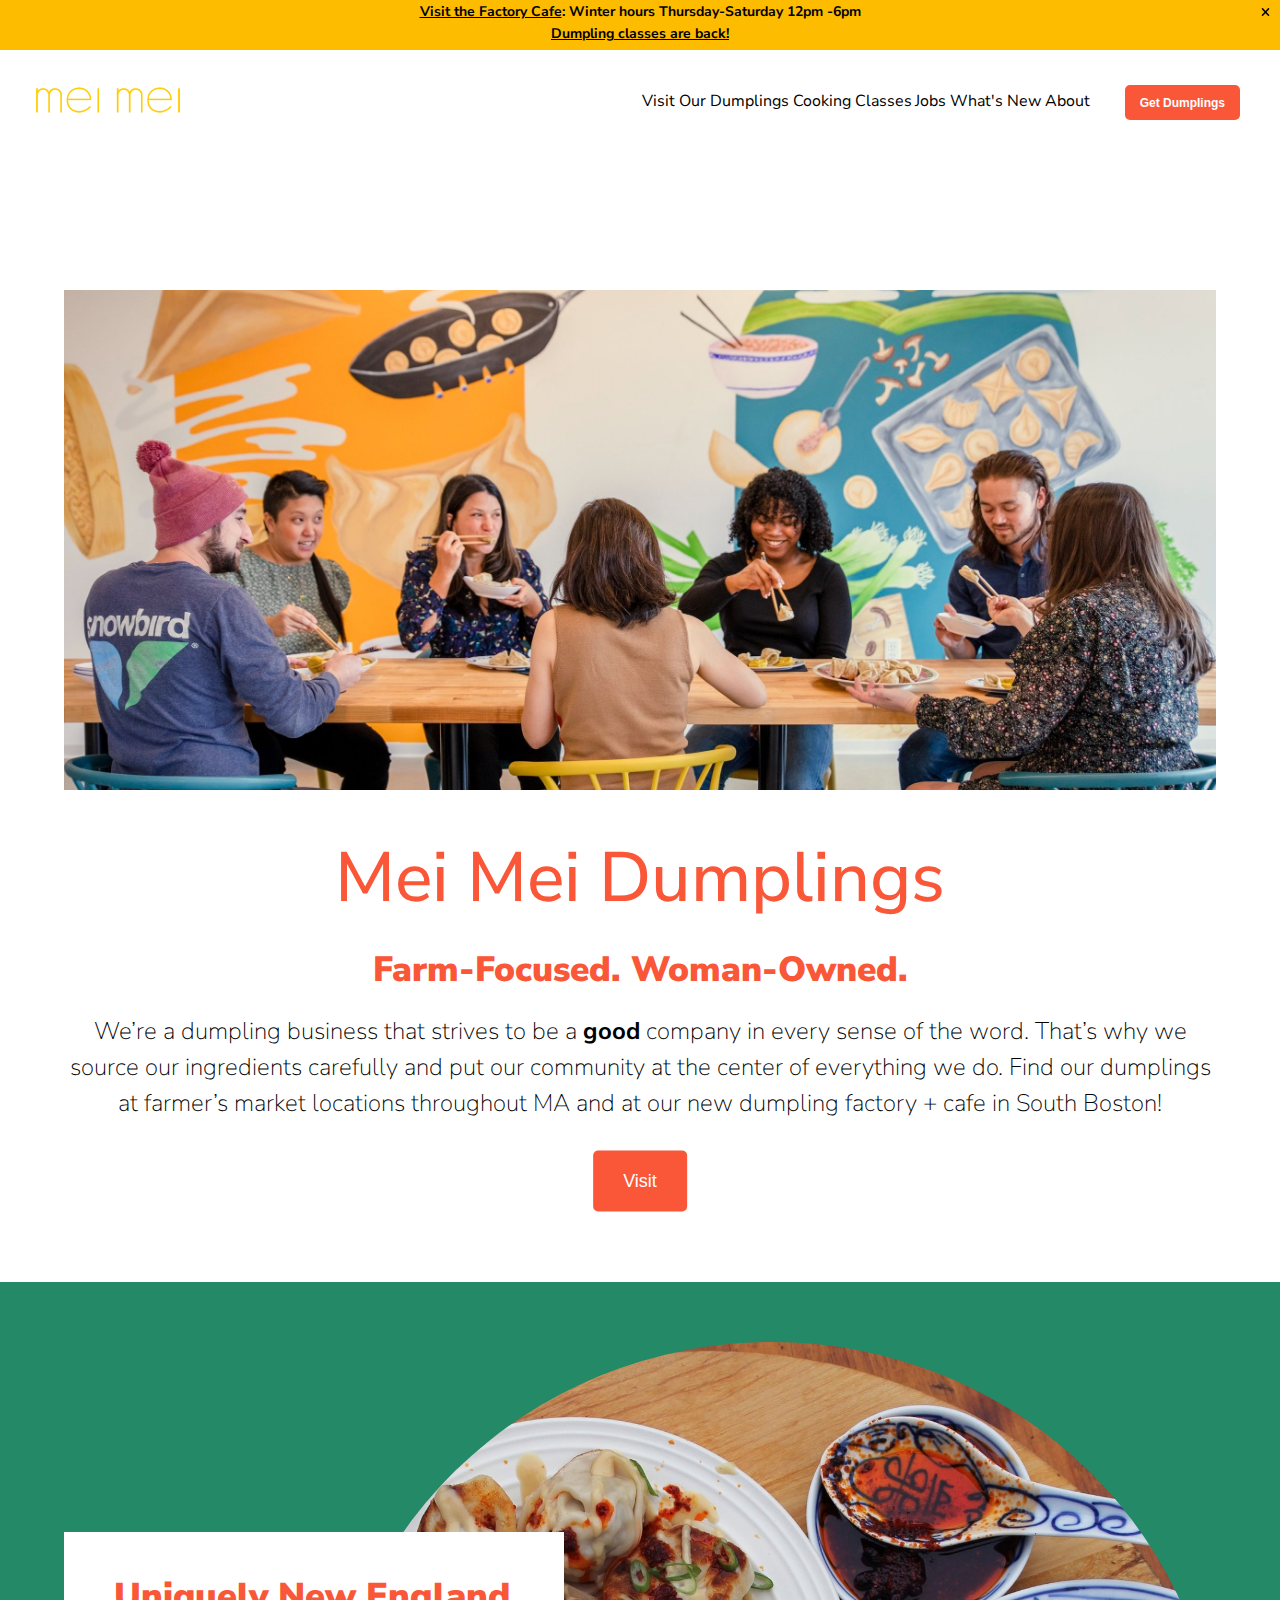
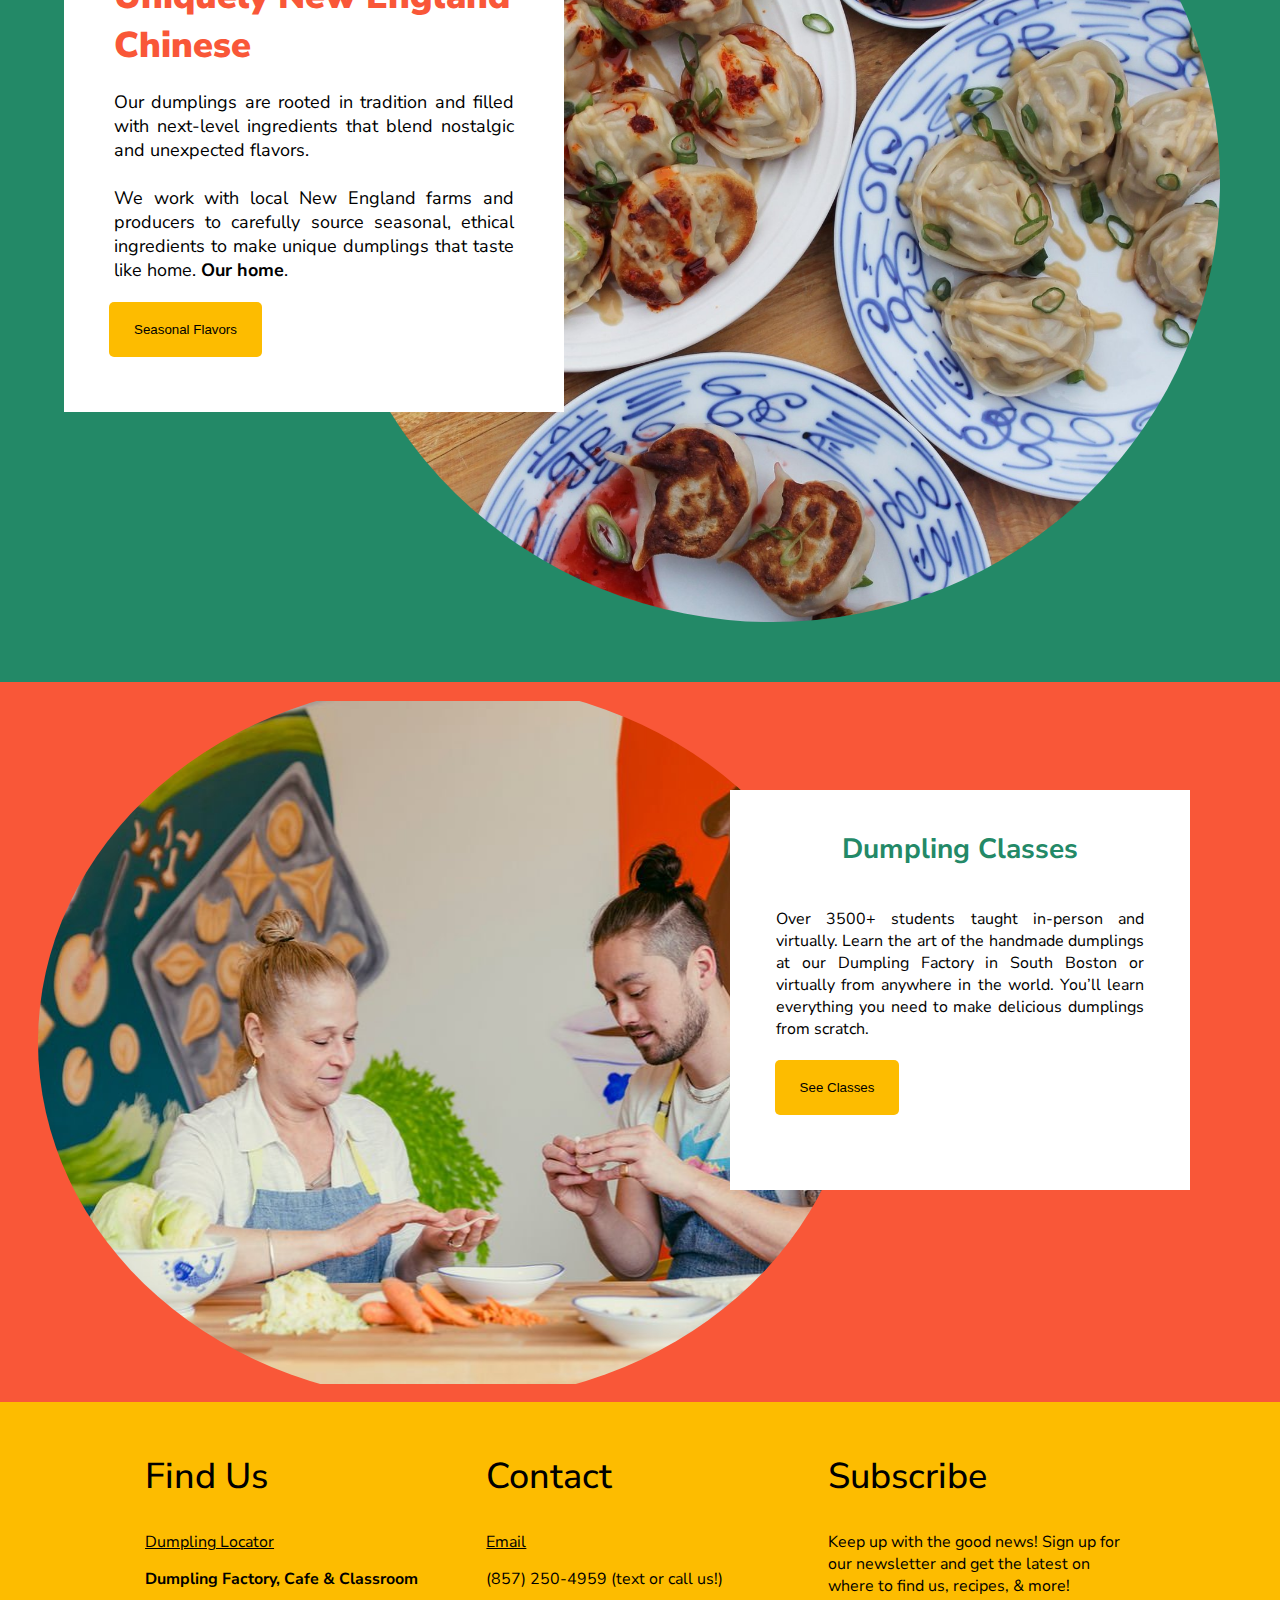
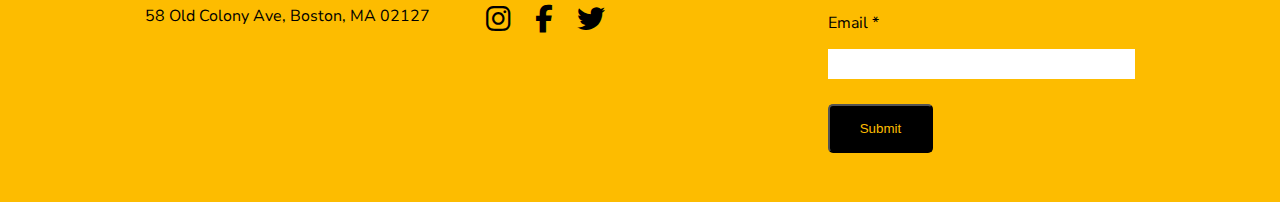
<file: index.html>
<!DOCTYPE html>
<html lang="en">
  <head>
    <meta charset="UTF-8" />
    <meta http-equiv="X-UA-Compatible" content="IE=edge" />
    <meta name="viewport" content="width=device-width, initial-scale=1.0" />
    <title>Mei Mei | Clone</title>
    <link rel="preconnect" href="https://fonts.googleapis.com" />
    <link rel="preconnect" href="https://fonts.gstatic.com" crossorigin />
    <link
      href="https://fonts.googleapis.com/css2?family=Nunito+Sans:wght@300&display=swap"
      rel="stylesheet"
    />
    <link rel="preconnect" href="https://fonts.googleapis.com" />
    <link rel="preconnect" href="https://fonts.gstatic.com" crossorigin />
    <link
      href="https://fonts.googleapis.com/css2?family=Noto+Sans:wght@600&display=swap"
      rel="stylesheet"
    />
    <link
      rel="stylesheet"
      href="https://cdnjs.cloudflare.com/ajax/libs/font-awesome/6.2.1/css/all.min.css"
    />
    <link rel="stylesheet" href="./css/style.css" />
  </head>
  <body>
    <!-- Original Website URL: https://meimeidumplings.com/ -->

    <div class="main_container">
      <div class="ad_banner__section">
        <i class="fa-solid fa-xmark" id="ad_banner__close"></i>
        <a href="#">Visit the Factory Cafe</a><span>: </span
        ><span>Winter hours Thursday-Saturday 12pm -6pm</span>
        <br />
        <a href="#" class="classes__ad">Dumpling classes are back!</a>
      </div>
      <!--  Header Container -->
      <header class="main__header">
        <a href="#"
          ><img
            class="header__logo"
            src="./img/logo.png"
            alt="Mei Mei Company Logo"
        /></a>
        <ul class="header__navbar">
          <li><a class="navbar__link" href="./visit-us.html">Visit</a></li>
          <li>
            <a class="navbar__link" href="./visit-us.html">Our Dumplings</a>
          </li>
          <li>
            <a class="navbar__link" href="./classes.html">Cooking Classes</a>
          </li>
          <li><a class="navbar__link" href="./visit-us.html">Jobs</a></li>
          <li><a class="navbar__link" href="./visit-us.html">What's New</a></li>
          <li><a class="navbar__link" href="./visit-us.html">About</a></li>
        </ul>
        <button class="dumplins__button">Get Dumplings</button>
      </header>

      <!-- Main Image Section Div -->
      <div class="main_image__section">
        <!-- Inital Container Section Division -->
        <div class="inital_container__section inactive">
          <i class="fa-solid fa-xmark" id="overlay_close__btn"></i>
          <img
            src="./img/image-asset(2).jpeg"
            alt=""
            class="inital_content_img"
          />
          <div class="inital_content__section">
            <h2 class="inital_card__title">Get the Dumpling Lover News!</h2>
            <p class="inital_card__desc">
              Get updates on our new factory, cafe & classroom opening, where to
              find dumplings, recipes, cooking classes, and more!
            </p>
            <input
              type="email"
              name="email"
              id="email"
              class="inital_email__box"
              placeholder=" Email Address"
            />
            <button class="inital_signup">Sign Up</button>
            <p class="privacy_policy">We respect your privacy.</p>
          </div>
        </div>
      </div>
      <section class="content__section">
        <h1 class="content_section__title">Mei Mei Dumplings</h1>
        <p class="content_section__tagline">Farm-Focused. Woman-Owned.</p>
        <p class="content_section__description">
          We’re a dumpling business that strives to be a
          <span>good</span> company in every sense of the word. That’s why we
          source our ingredients carefully and put our community at the center
          of everything we do. Find our dumplings at farmer’s market locations
          throughout MA and at our new dumpling factory + cafe in South Boston!
        </p>
        <button class="visit__btn">Visit</button>
      </section>

      <!-- Unique Food Section Div -->
      <div class="unique_food__section">
        <img
          src="./img/unique_food_section.JPG"
          alt=""
          class="unqiue_food__image"
        />
        <!-- <div class="circular_image"></div> -->
        <div class="unique_food__subsection">
          <h3 class="subsection_card__title">Uniquely New England Chinese</h3>
          <p class="subsection_card__desc">
            Our dumplings are rooted in tradition and filled with next-level
            ingredients that blend nostalgic and unexpected flavors.
            <br />
            <br />
            We work with local New England farms and producers to carefully
            source seasonal, ethical ingredients to make unique dumplings that
            taste like home. <span>Our home</span>.
          </p>
          <button class="seasonal_flavours">Seasonal Flavors</button>
        </div>
      </div>

      <!-- Dumpling Classes Section -->
      <div class="dumpling_classes__section">
        <div class="dumpling_class__img"></div>
        <div class="dumpling_classes__subsection">
          <h3 class="dumpling_classes__title">Dumpling Classes</h3>
          <p class="dumpling_classes__desc">
            Over 3500+ students taught in-person and virtually. Learn the art of
            the handmade dumplings at our Dumpling Factory in South Boston or
            virtually from anywhere in the world. You’ll learn everything you
            need to make delicious dumplings from scratch.
          </p>
          <button class="seasonal_flavours">See Classes</button>
        </div>
      </div>

      <!-- Dumplings Section -->
      <!-- <div class="dumplings__section">
        <h1 class="find_dumplings__title">Find Dumplings Near You</h1>
        <div class="dumplings_map__section">
          <div class="dumplings_map__img"></div>
        </div>
      </div> -->

      <!-- Footer Section -->
      <div class="footer__container">
        <div class="find_section__container">
          <div class="find__section">
            <h3 class="title">Find Us</h3>
            <a href="#" class="link">Dumpling Locator</a>
            <p class="bold_content">Dumpling Factory, Cafe & Classroom</p>
            <p class="light_content">58 Old Colony Ave, Boston, MA 02127</p>
          </div>
          <div class="find__section">
            <h3 class="title">Contact</h3>
            <a href="#" class="link">Email</a>
            <p class="light_content">(857) 250-4959 (text or call us!)</p>
            <i class="fa-brands fa-instagram"></i>
            <i class="fa-brands fa-facebook-f"></i>
            <i class="fa-brands fa-twitter"></i>
          </div>
          <div class="find__section">
            <h3 class="title">Subscribe</h3>
            <p class="light_content">
              Keep up with the good news! Sign up for our newsletter and get the
              latest on where to find us, recipes, & more!
            </p>
            <p class="light_content">Email *</p>
            <input type="text" name="email" id="emailId" />
            <button class="email__submit">Submit</button>
          </div>
        </div>
      </div>
    </div>
    <script src="./js/script.js" defer></script>
  </body>
</html>
</file>
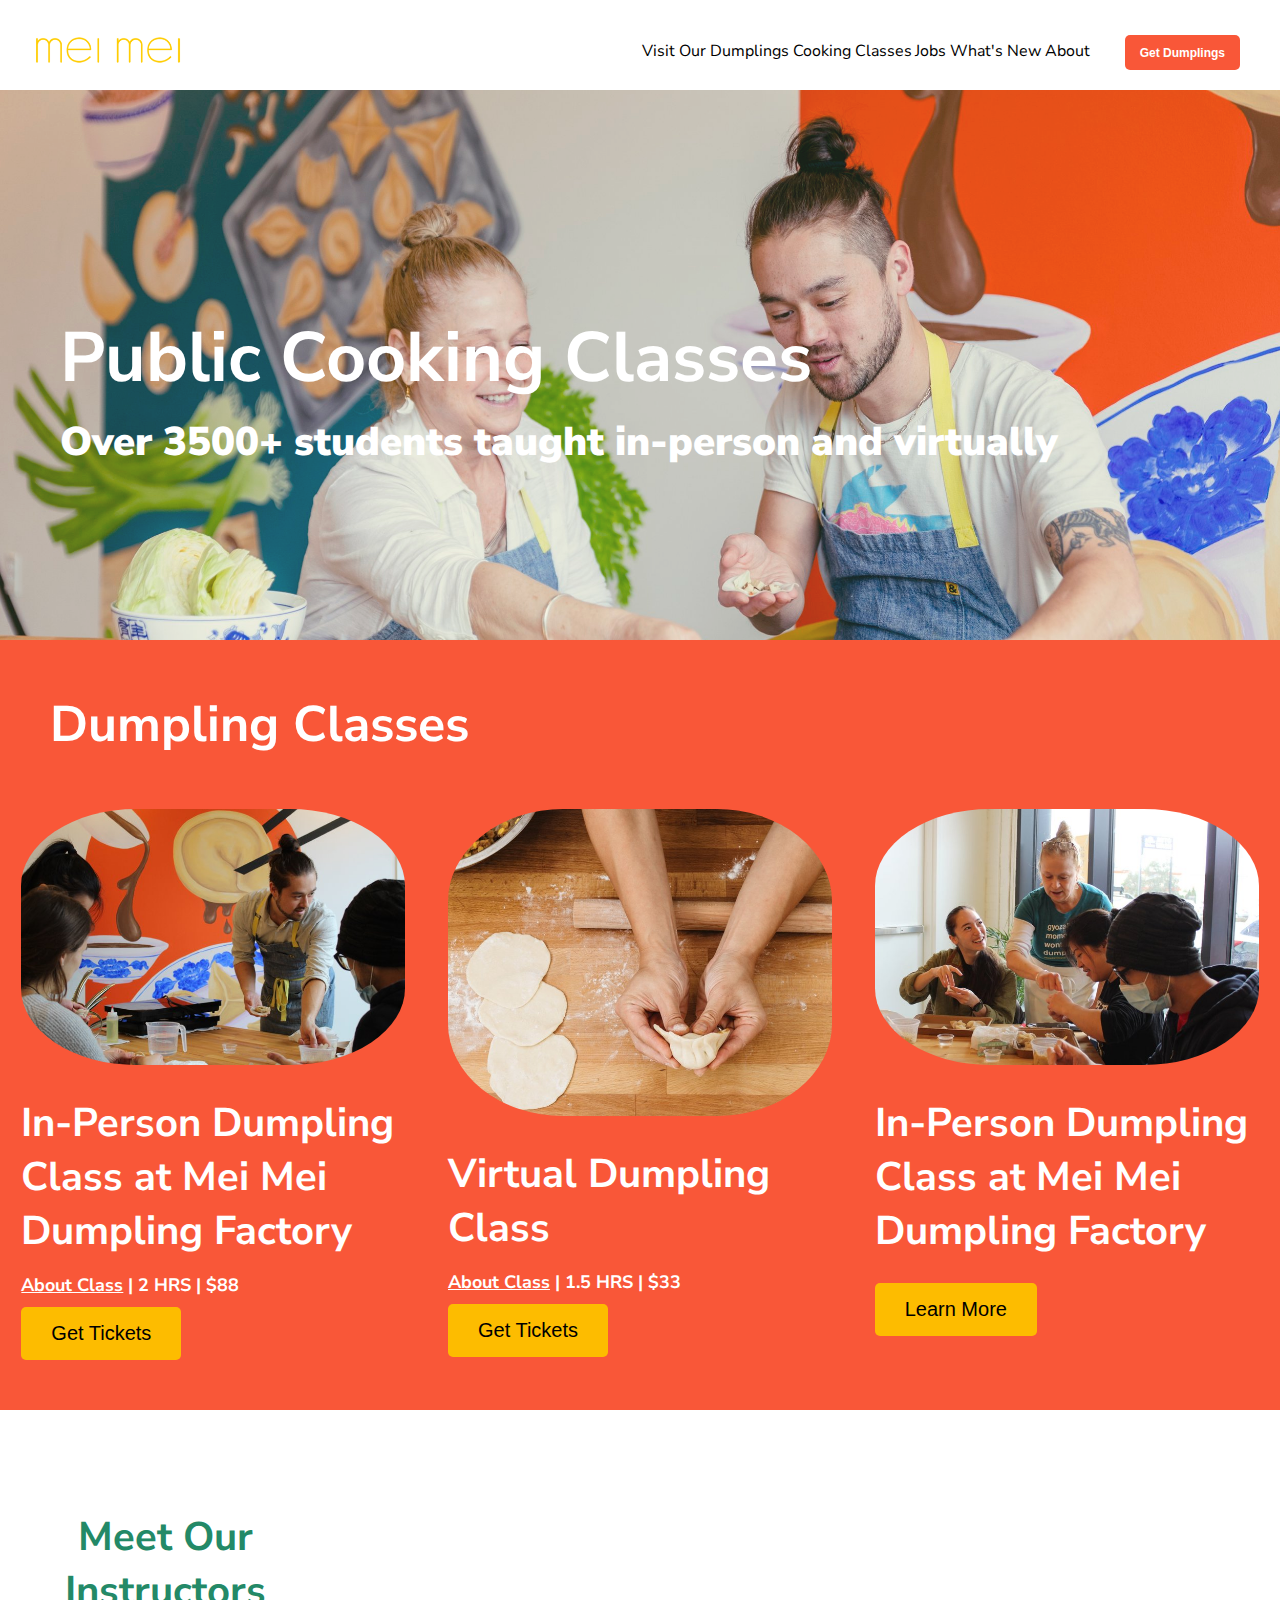
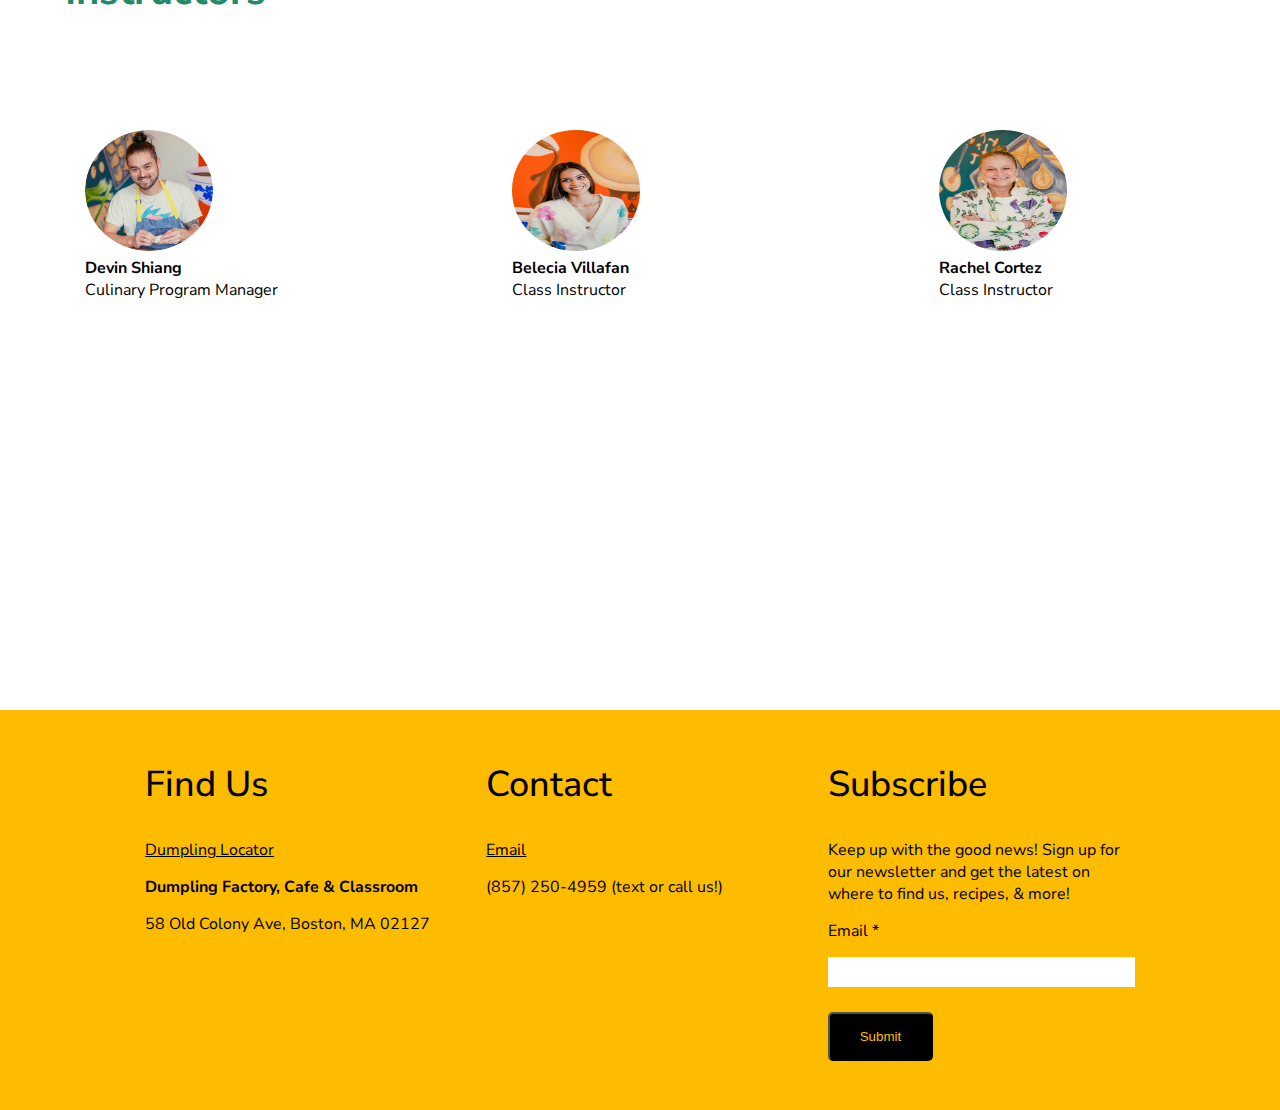
<file: classes.html>
<!DOCTYPE html>
<html lang="en">
  <head>
    <meta charset="UTF-8" />
    <meta http-equiv="X-UA-Compatible" content="IE=edge" />
    <meta name="viewport" content="width=device-width, initial-scale=1.0" />
    <title>Dumpling Classes -- Mei Mei | Clone</title>
    <link rel="preconnect" href="https://fonts.googleapis.com" />
    <link rel="preconnect" href="https://fonts.gstatic.com" crossorigin />
    <link
      href="https://fonts.googleapis.com/css2?family=Nunito+Sans:wght@300&display=swap"
      rel="stylesheet"
    />
    <link rel="preconnect" href="https://fonts.googleapis.com" />
    <link rel="preconnect" href="https://fonts.gstatic.com" crossorigin />
    <link
      href="https://fonts.googleapis.com/css2?family=Noto+Sans:wght@600&display=swap"
      rel="stylesheet"
    />
    <link rel="stylesheet" href="./css/style.css" />
    <link rel="stylesheet" href="./css/classes.css" />
  </head>
  <body>
    <!-- Header Section -->
    <header class="main__header">
      <a href="#"
        ><img
          class="header__logo"
          src="./img/logo.png"
          alt="Mei Mei Company Logo"
      /></a>
      <ul class="header__navbar">
        <li><a class="navbar__link" href="./visit-us.html">Visit</a></li>
        <li>
          <a class="navbar__link" href="./visit-us.html">Our Dumplings</a>
        </li>
        <li>
          <a class="navbar__link" href="./classes.html">Cooking Classes</a>
        </li>
        <li><a class="navbar__link" href="./visit-us.html">Jobs</a></li>
        <li><a class="navbar__link" href="./visit-us.html">What's New</a></li>
        <li><a class="navbar__link" href="./visit-us.html">About</a></li>
      </ul>
      <button class="dumplins__button">Get Dumplings</button>
    </header>

    <!-- Main Content Section -->
    <div class="classes_main_section__container">
        <div class="classes_main_section">
            <h1 class="classes_section__title">Public Cooking Classes</h1>
            <h2 class="classes_section__subtitle">Over 3500+ students taught in-person and virtually</h2>
        </div>
    </div>

    <!-- Dumpling Classes Section -->

    <div class="classes_page_dumpling__section">
        <h2 class="dumpling_classes_section__title">Dumpling Classes</h2>
        <div class="trainings_container">
            <div class="trainings_section">
                <img src="./img/dumpling-classes-01.jpeg" alt="Dumplings Training" class="training_img">
                <h3 class="trainings_title">In-Person Dumpling Class at Mei Mei Dumpling Factory</h3>
                <p class="trainings_desc">
                    <a href="#">About Class</a> | 2 HRS | $88
                </p>
                <button class="schedule_tickets">Get Tickets</button>
            </div>
             <div class="trainings_section">
                <img src="./img/dumpling-classes-02.jpg" alt="Dumplings Training" class="training_img">
                <h3 class="trainings_title">Virtual Dumpling Class</h3>
                <p class="trainings_desc">
                    <a href="#">About Class</a> | 1.5 HRS | $33
                </p>
                <button class="schedule_tickets">Get Tickets</button>
            </div>
            <div class="trainings_section">
                <img src="./img/dumpling-classes-03.jpg" alt="Dumplings Training" class="training_img">
                <h3 class="trainings_title">In-Person Dumpling Class at Mei Mei Dumpling Factory</h3>
                <button class="schedule_tickets">Learn More</button>
            </div>
        </div>
    </div>

    <!-- Instructors Section -->

    <div class="instructors_section__container">
      <h2 class="instructors_section__title">Meet Our Instructors</h2>
      <div class="instructors__list">
        <div class="instructor">
          <img src="./img/instructor01.png" alt="Instructor Image" class="instruct_img">
          <h4 class="instructor_name">Devin Shiang</h4>
          <p class="instructor_content">Culinary Program Manager</p>
        </div>
        <div class="instructor">
          <img src="./img/instructor02.jpg" alt="Instructor Image" class="instruct_img">
          <h4 class="instructor_name">Belecia Villafan</h4>
          <p class="instructor_content">Class Instructor</p>
        </div>
        <div class="instructor">
          <img src="./img/instructor03.jpg" alt="Instructor Image" class="instruct_img">
          <h4 class="instructor_name">Rachel Cortez</h4>
          <p class="instructor_content">Class Instructor</p>
        </div>
      </div>
    </div>

    <!-- Footer Section -->
      <div class="footer__container">
        <div class="find_section__container">
          <div class="find__section">
            <h3 class="title">Find Us</h3>
            <a href="#" class="link">Dumpling Locator</a>
            <p class="bold_content">Dumpling Factory, Cafe & Classroom</p>
            <p class="light_content">58 Old Colony Ave, Boston, MA 02127</p>
          </div>
          <div class="find__section">
            <h3 class="title">Contact</h3>
            <a href="#" class="link">Email</a>
            <p class="light_content">(857) 250-4959 (text or call us!)</p>
            <i class="fa-brands fa-instagram"></i>
            <i class="fa-brands fa-facebook-f"></i>
            <i class="fa-brands fa-twitter"></i>
          </div>
          <div class="find__section">
            <h3 class="title">Subscribe</h3>
            <p class="light_content">
              Keep up with the good news! Sign up for our newsletter and get the
              latest on where to find us, recipes, & more!
            </p>
            <p class="light_content">Email *</p>
            <input type="text" name="email" id="emailId" />
            <button class="email__submit">Submit</button>
          </div>
        </div>
      </div>
</body>
</html>
</file>
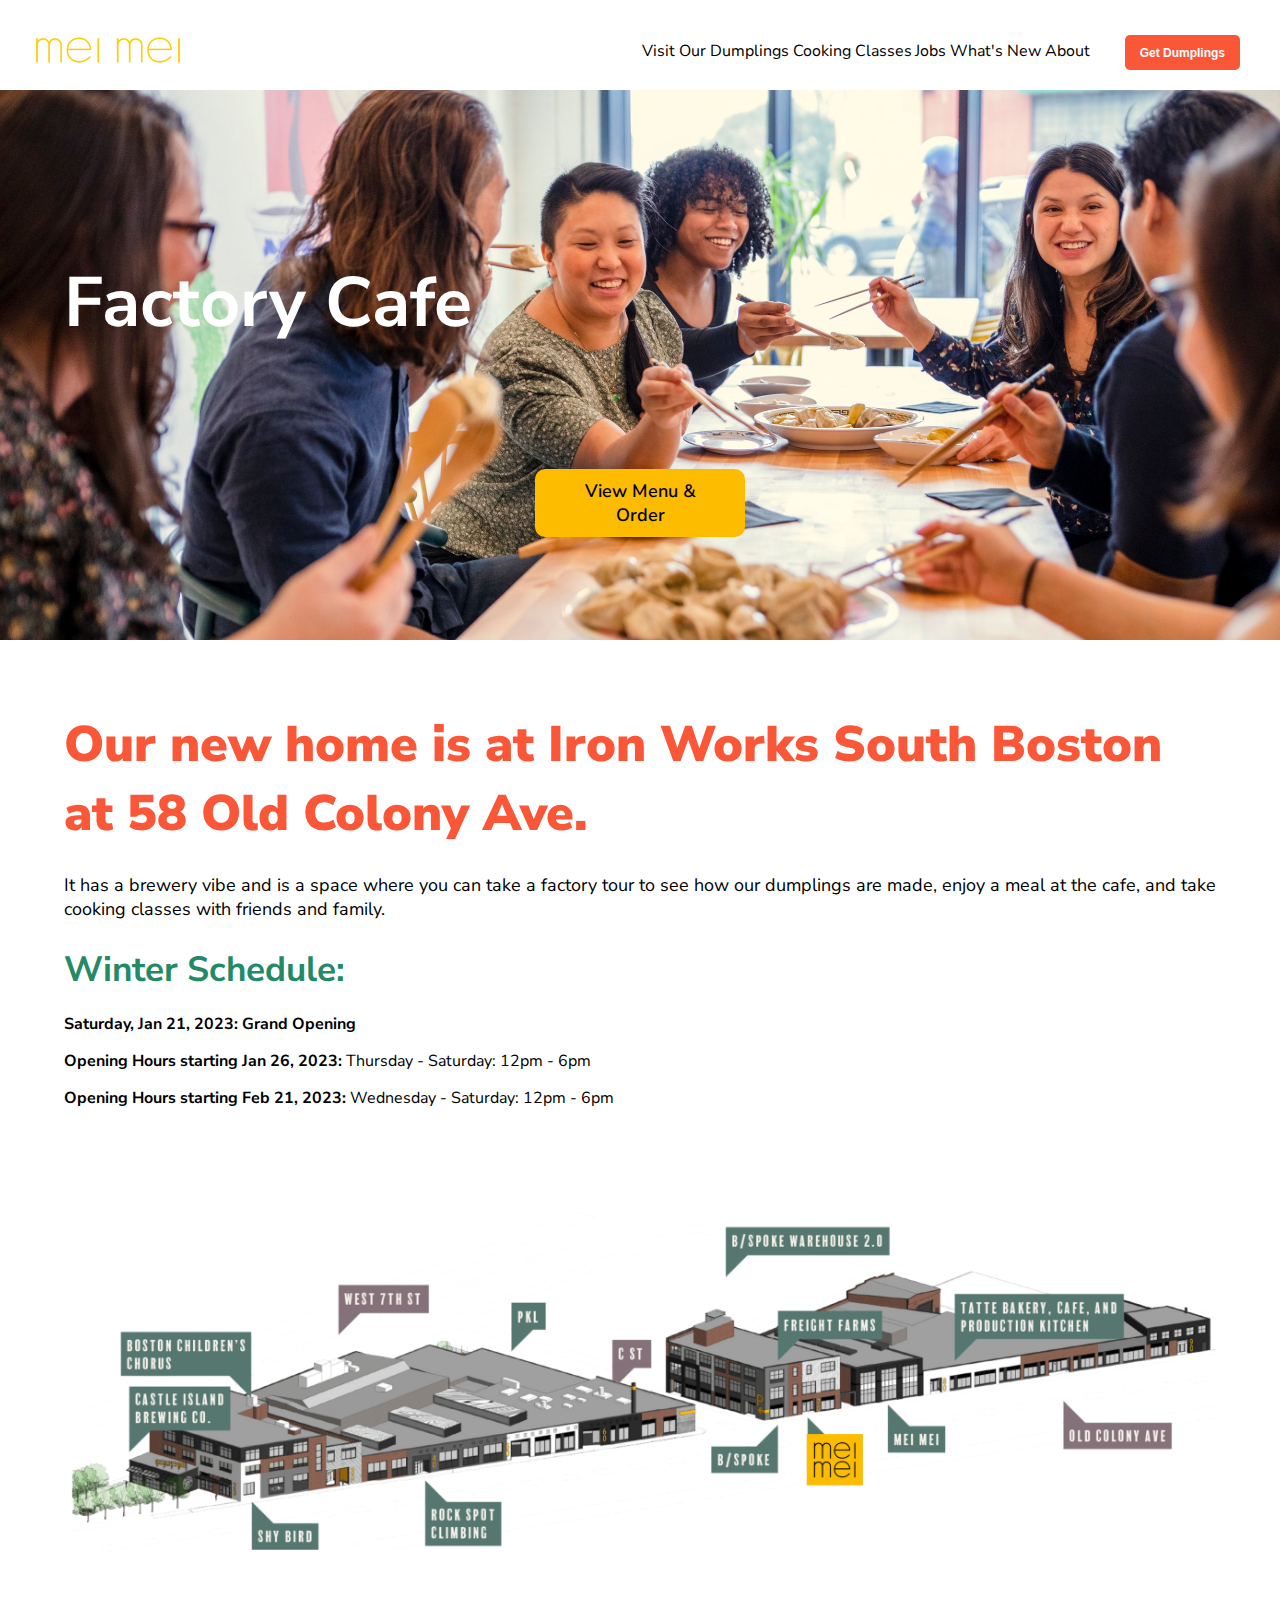
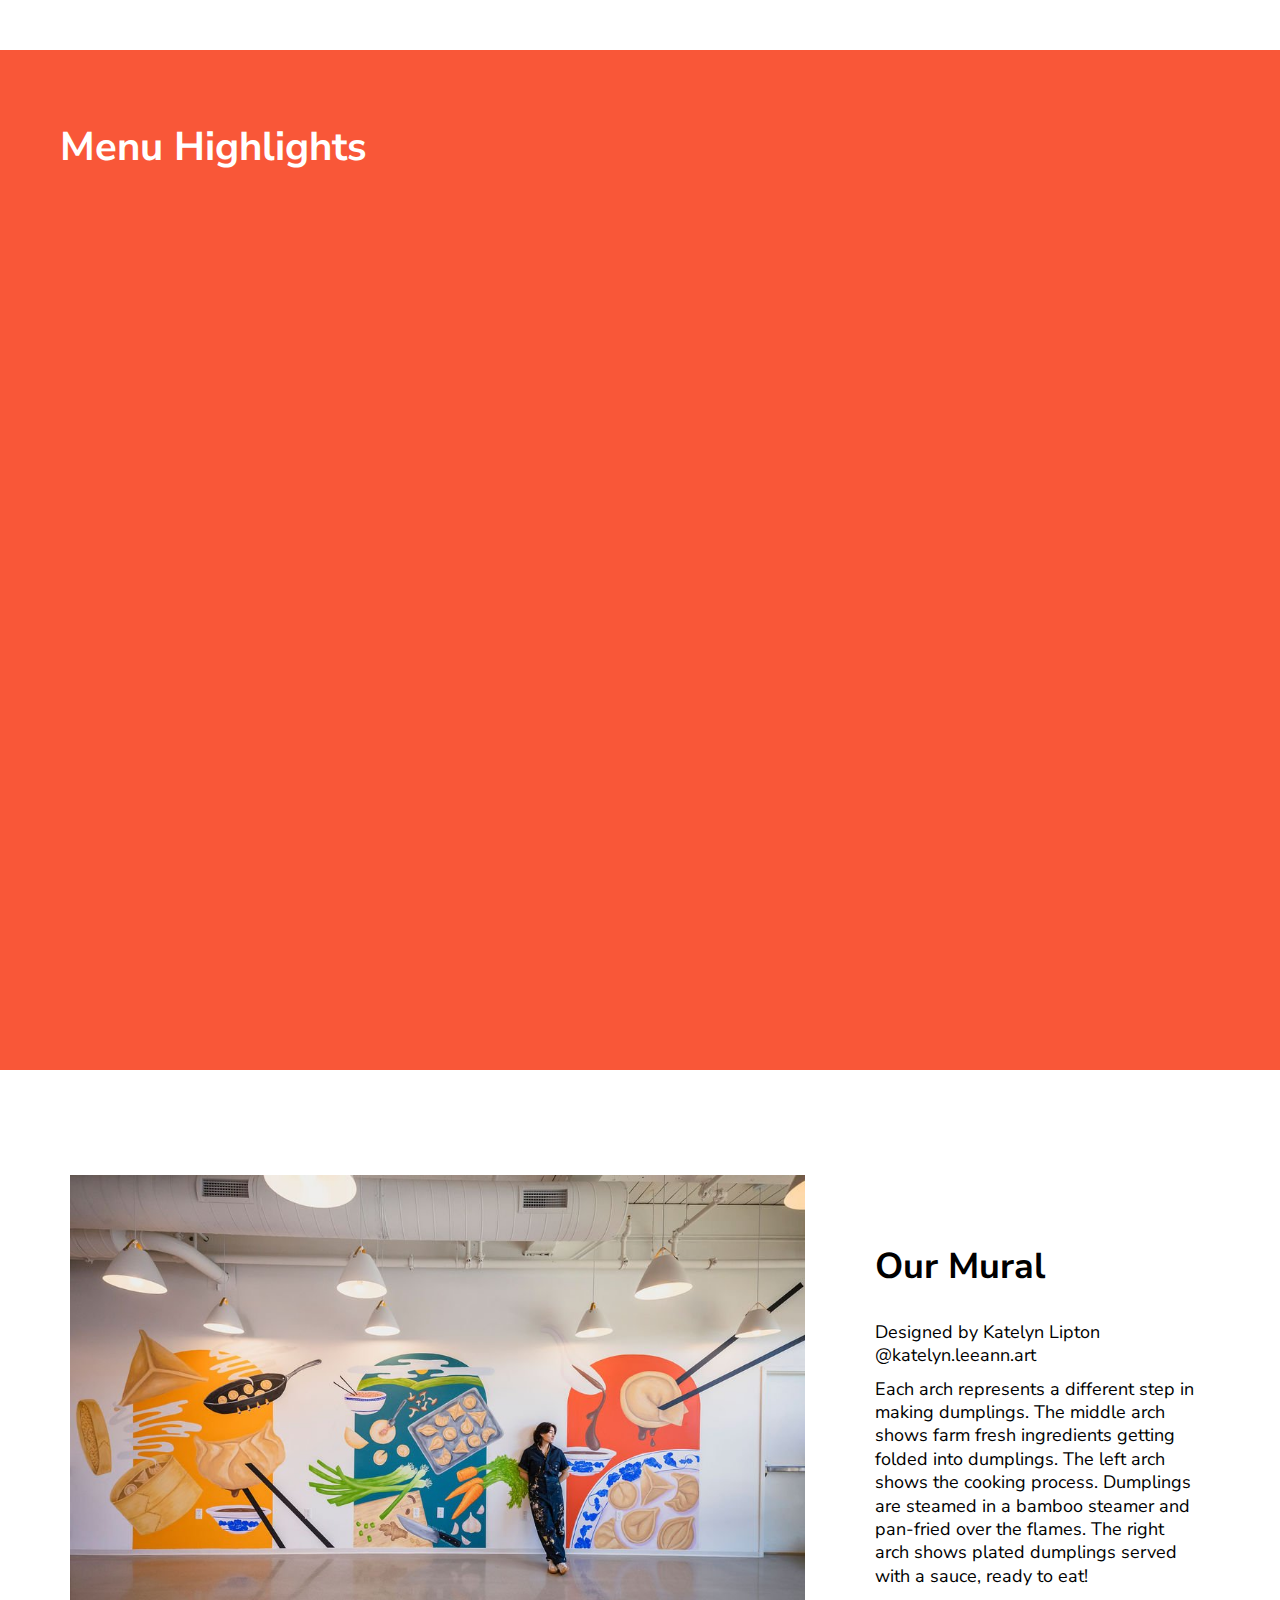
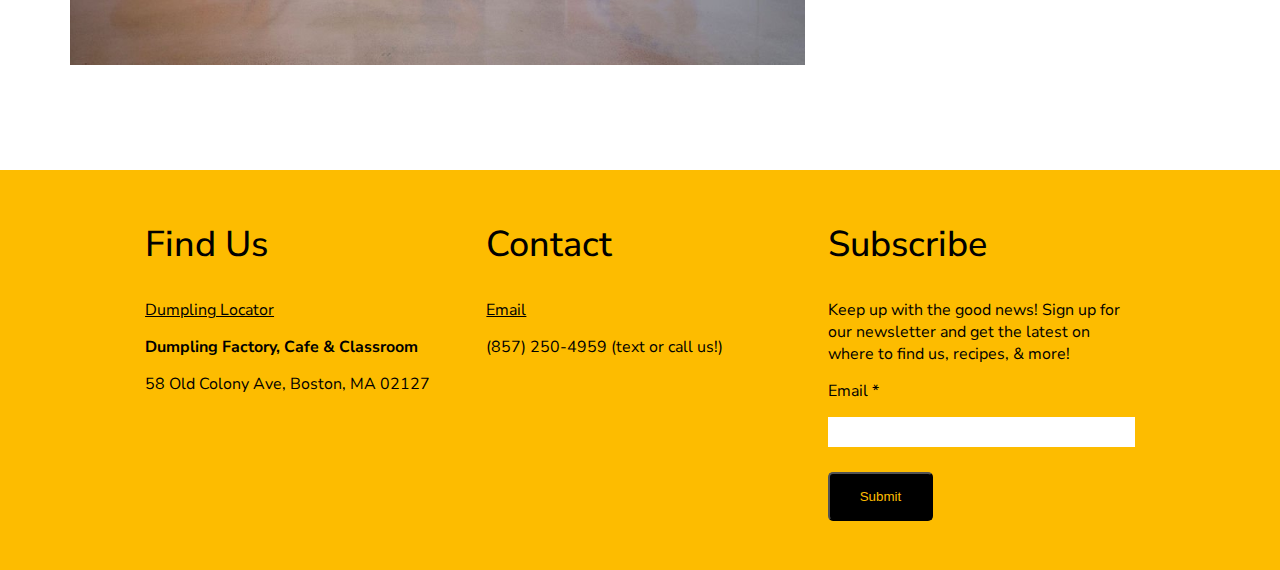
<file: visit-us.html>
<!DOCTYPE html>
<html lang="en">
  <head>
    <meta charset="UTF-8" />
    <meta http-equiv="X-UA-Compatible" content="IE=edge" />
    <meta name="viewport" content="width=device-width, initial-scale=1.0" />
    <title>Visit Us | Clone</title>
    <link rel="preconnect" href="https://fonts.googleapis.com" />
    <link rel="preconnect" href="https://fonts.gstatic.com" crossorigin />
    <link
      href="https://fonts.googleapis.com/css2?family=Nunito+Sans:wght@300&display=swap"
      rel="stylesheet"
    />
    <link rel="preconnect" href="https://fonts.googleapis.com" />
    <link rel="preconnect" href="https://fonts.gstatic.com" crossorigin />
    <link
      href="https://fonts.googleapis.com/css2?family=Noto+Sans:wght@600&display=swap"
      rel="stylesheet"
    />
    <link rel="stylesheet" href="./css/style.css" />
    <link rel="stylesheet" href="./css/visit.css" />
  </head>
  <body>
    <header class="main__header">
      <a href="#"
        ><img
          class="header__logo"
          src="./img/logo.png"
          alt="Mei Mei Company Logo"
      /></a>
      <ul class="header__navbar">
        <li><a class="navbar__link" href="#">Visit</a></li>
        <li><a class="navbar__link" href="#">Our Dumplings</a></li>
        <li>
          <a class="navbar__link" href="./classes.html">Cooking Classes</a>
        </li>
        <li><a class="navbar__link" href="">Jobs</a></li>
        <li><a class="navbar__link" href="">What's New</a></li>
        <li><a class="navbar__link" href="">About</a></li>
      </ul>
      <button class="dumplins__button">Get Dumplings</button>
    </header>
    <div class="visit_us__mainsection">
      <h1 class="visit_us_section_title">Factory Cafe</h1>
      <a href="#" class="menu_btn__order_btn">View Menu & Order</a>
    </div>

    <!-- Scehdule Section  -->
    <div class="schedule_section">
      <h2 class="schedule_content">
        Our new home is at <span>Iron Works South Boston</span> at 58 Old Colony
        Ave.
      </h2>
      <p class="schedule_desc">
        It has a brewery vibe and is a space where you can take a factory tour
        to see how our dumplings are made, enjoy a meal at the cafe, and take
        cooking classes with friends and family.
      </p>
      <h4 class="schedule_title">Winter Schedule:</h4>
      <p class="schedule_timings">Saturday, Jan 21, 2023: Grand Opening</p>
      <p class="schedule_timings">
        Opening Hours starting Jan 26, 2023:
        <span>Thursday - Saturday: 12pm - 6pm </span>
      </p>
      <p class="schedule_timings">
        Opening Hours starting Feb 21, 2023:
        <span>Wednesday - Saturday: 12pm - 6pm </span>
      </p>
      <img
        src="./img/building-bg.png"
        alt="Building Block"
        class="schedule_scenary"
      />
    </div>

    <!-- Highlights Section -->

    <div class="highlights_section">
      <h2 class="menu_highlights__title">Menu Highlights</h2>
    </div>

    <!-- Moral Section -->

    <div class="moral_section">
      <img
        src="./img/main-story-img.jpg"
        alt="Main Story Image"
        class="moral_scene_img"
      />
      <div class="moral_section__content">
        <h4 class="moral_section__title">Our Mural</h4>
        <p class="moral_section_content">
          Designed by Katelyn Lipton @katelyn.leeann.art
        </p>
        <p class="moral_section_content">
          Each arch represents a different step in making dumplings. The middle
          arch shows farm fresh ingredients getting folded into dumplings. The
          left arch shows the cooking process. Dumplings are steamed in a bamboo
          steamer and pan-fried over the flames. The right arch shows plated
          dumplings served with a sauce, ready to eat!
        </p>
      </div>
    </div>

    <!-- Footer Section -->
      <div class="footer__container">
        <div class="find_section__container">
          <div class="find__section">
            <h3 class="title">Find Us</h3>
            <a href="#" class="link">Dumpling Locator</a>
            <p class="bold_content">Dumpling Factory, Cafe & Classroom</p>
            <p class="light_content">58 Old Colony Ave, Boston, MA 02127</p>
          </div>
          <div class="find__section">
            <h3 class="title">Contact</h3>
            <a href="#" class="link">Email</a>
            <p class="light_content">(857) 250-4959 (text or call us!)</p>
            <i class="fa-brands fa-instagram"></i>
            <i class="fa-brands fa-facebook-f"></i>
            <i class="fa-brands fa-twitter"></i>
          </div>
          <div class="find__section">
            <h3 class="title">Subscribe</h3>
            <p class="light_content">
              Keep up with the good news! Sign up for our newsletter and get the
              latest on where to find us, recipes, & more!
            </p>
            <p class="light_content">Email *</p>
            <input type="text" name="email" id="emailId" />
            <button class="email__submit">Submit</button>
          </div>
        </div>
      </div>
  </body>
</html>
</file>
<file: css/style.css>
* {
  padding: 0;
  margin: 0;
}

body {
  font-family: "Nunito Sans", sans-serif;
}

.main__header {
  display: flex;
  justify-content: space-between;
  position: relative;
  top: 0;
  width: 100%;
  background-color: white;
  height: 90px;
  z-index: 5;
}

.header__logo {
  width: 24%;
  margin: 30px;
}

.header__navbar {
  position: relative;
  left: -150px;
  list-style: none;
  display: flex;
  justify-content: space-between;
  width: 35%;
  margin: 40px;
}

.navbar__link {
  text-decoration: none;
  color: inherit;
}

.dumplins__button {
  position: absolute;
  right: 40px;
  top: 35px;
  background-color: #f95738;
  color: white;
  border: none;
  border-radius: 5px;
  height: 35px;
  width: auto;
  padding: 10px;
  font-size: 12px;
  font-weight: bold;
  text-align: center;
  padding: 10px 15px;
}

.main_image__section {
  background-image: url("../img/main-section.jpg");
  background-repeat: no-repeat;
  background-position: center;
  background-size: cover;
  width: 90%;
  height: 500px;
  margin: 150px auto 40px;
}

.content_section__title {
  font-size: 70px;
  color: #f95738;
  font-weight: 500;
  text-align: center;
}

.content_section__tagline {
  font-weight: 900;
  color: #f95738;
  text-align: center;
  font-size: 35px;
  margin: 20px;
}

.content_section__description {
  width: 90%;
  margin: 0 auto;
  font-size: 24px;
  text-align: center;
  font-weight: 100;
  line-height: 1.5;
}

.content_section__description span {
  font-weight: bold;
}

.visit__btn {
  text-align: center;
  position: relative;
  left: 50%;
  right: 50%;
  transform: translate(-50%, -50%);
  background-color: #f95738;
  color: white;
  padding: 20px 30px;
  border: none;
  border-radius: 5px;
  font-size: 18px;
  margin-top: 60px;
  margin-bottom: 40px;
}

.unique_food__section {
  display: flex;
  justify-content: space-between;
  flex-direction: row-reverse;
  width: auto;
  height: 1000px;
  background-color: #238967;
  position: relative;
}

.circular_image {
  background-image: url("../img/unique_food_section.JPG");
  background-size: auto;
  height: 100%;
  background-repeat: no-repeat;
  background-size: cover;
  border-radius: 50%;
  width: 100%;
}

.unqiue_food__image {
  width: 70%;
  border-radius: 50%;
  margin: 60px;
}

.dumpling_classes__section {
  width: auto;
  height: 720px;
  background-color: #f95738;
  display: flex;
  justify-content: space-between;
}

.unique_food__subsection {
  height: 480px;
  width: 500px;
  background-color: #fff;
  position: absolute;
  top: 25%;
  left: 5%;
}

.subsection_card__title {
  width: 100%;
  text-align: left;
  margin: 40px 50px 20px;
  color: #f95738;
  font-weight: 900;
  font-size: 36px;
}

.subsection_card__desc {
  text-align: justify;
  width: 80%;
  margin: 0 auto;
  font-size: 18px;
}

.seasonal_flavours {
  background-color: #fdbc00;
  color: black;
  border: none;
  padding: 20px 25px;
  margin-left: 45px;
  margin-top: 20px;
  border-radius: 5px;
}

.subsection_card__desc span {
  font-weight: bold;
}

.dumpling_class__img {
  width: 100%;
  height: 100%;
  border-radius: 50%;
  background-image: url("../img/1A3A1735.jpg");
  background-repeat: no-repeat;
  background-position: left;
  position: relative;
  left: 3%;
}

.dumpling_classes__subsection {
  width: 720px;
  height: 400px;
  background-color: #fff;
  z-index: 1;
  position: relative;
  right: 7%;
  top: 15%;
}

.dumpling_classes__title {
  text-align: center;
  font-size: 28px;
  font-weight: bold;
  color: #238967;
  margin: 40px;
}

.dumpling_classes__desc {
  width: 80%;
  text-align: justify;
  margin: 0 auto;
}

.dumplings__section {
  width: 100%;
  height: 900px;
  background-color: #fff;
}

.find_dumplings__title {
  font-size: 45px;
  margin: 45px;
  font-family: "Noto Sans", sans-serif;
  color: #f95738;
}

.dumplings_map__section {
  background-color: wheat;
  width: 100%;
  height: 80%;
}

.dumplings_map__img {
  width: 100%;
  height: 80%;
  border-radius: 25%;
  background-image: url("../img/Screen+Shot+2022-06-07+at+1.55.33+PM.png");
  background-repeat: no-repeat;
  background-size: cover;
  background-position: center;
}

/* Inital Container Section Styles */

.inital_container__section {
  width: 700px;
  height: 550px;
  position: fixed;
  top: 50%;
  left: 50%;
  transform: translate(-50%, -50%);
  z-index: 10;
  display: flex;
}

.active {
  opacity: 1;
  animation: fadein 1s ease-out forwards;
}

@keyframes fadein {
  from {
    opacity: 0;
  }
  to {
    opacity: 1;
  }
}

.inactive {
  opacity: 0;
}

.remove {
  display: none;
}

#overlay_close__btn {
  color: grey;
  position: fixed;
  right: 15px;
  top: 15px;
  cursor: pointer;
}

.inital_content_img {
    width: 400px;
    height: 100%;
}

.inital_content__section {
    height: 100%;
    background-color: #fff;
}

.inital_card__title{
    padding: 80px 40px 15px;
    font-size: 36px;
    color: #238967;
    font-weight: 700;
}

.inital_card__desc {
    width: 75%;
    padding-left: 40px;
    text-align: start;
    padding-bottom: 30px;
}

.inital_email__box {
  width: 80%;
  margin: 0 auto;
  display: block;
  height: 40px;
  border: 2px solid #eeeeee;
  border-radius: 5px;
}

.inital_signup {
  width: 80%;
  margin: 0 auto;
  display: block;
  margin-top: 10px;
  border: none;
  background-color: #fdbc00;
  height: 40px;
  border-radius: 5px;
  font-weight: bold;
}

.privacy_policy {
  width: 80%;
  padding-left: 30px;
  padding-top: 15px;
}

/* Ad Banner Section Styles */

.ad_banner__section {
  width: 100%;
  height: 50px;
  background-color: #fdbc00;
  text-align: center;
}

.ad_banner__section a {
  color: black;
  font-weight: bold;
  font-size: 14px;
  padding-top: 10px;
}

.ad_banner__section span {
  color: black;
  font-weight: bold;
  font-size: 14px;
  padding-top: 10px;
}

.ad_link{
  color: black;
}

.classes__ad {
  color: black;
}

#ad_banner__close {
  position: fixed;
  right: 10px;
  top: 7px;
  font-size: 12px;
  cursor: pointer;
}

/* Footer Section Styles */

.footer__container {
  width: 100%;
  height: 400px;
  background-color: #fdbc00;
  color: black;
}

.find_section__container {
  display: flex;
  justify-content: space-around;
  width: 80%;
  margin: 0 auto;
}

.find__section{
  width: 30%;
  text-align: start;
}

.find__section .title{
  font-size: 36px;
  font-weight: 500;
  padding-top: 50px;
  padding-bottom: 30px;
}

.find__section .link{
  color: inherit;
  font-size: 16px;
  display: inline-block;
  margin-bottom: 15px;
}

.find__section .bold_content{
  font-weight: bold;
  font-size: 16px;
  margin-bottom: 15px;
}

.find__section .light_content{
  font-size: 16px;
  margin-bottom: 15px;
}

.find__section i{
  font-size: 28px;
  padding-right: 20px;
}

.find__section input{
  width: 100%;
  display: block;
  border: none;
  height: 30px;
}

.find__section .email__submit{
  background-color: black;
  color: #fdbc00;
  padding: 15px 30px;
  border-radius: 5px;
  margin-top: 25px;
}
</file>
<file: css/classes.css>
.classes_main_section__container{
    width: 100%;
    position: relative;
}

.classes_main_section {
    background-image: url("../img/classes-main-section.jpg");
    background-repeat: no-repeat;
    background-position: center;
    background-size: cover;
    width: 100%;
    height: 550px;
    opacity: 0.9;
    position: relative;
}

.classes_section__title {
    width: 60%;
    position: absolute;
    top:40%;
    left: 0%;
    padding-left: 60px;
    color: white;
    font-size: 70px;
    font-weight: bold;
}

.classes_section__subtitle {
    width: 80%;
    position: absolute;
    top: 50%;
    left: 0%;
    padding-top: 50px;
    padding-left: 60px;
    color: white;
    font-size: 40px;
    font-weight: 900;
}

/* Styles for Dumpling Classes Section */

.classes_page_dumpling__section {
    width: 100%;
    min-height: 750px;
    background-color: #F95738;
}

.dumpling_classes_section__title {
    color: white;
    padding: 50px;
    width: 80%;
    font-size: 50px;
}

.trainings_container {
    display: flex;
    justify-content: space-around;
    flex-wrap: wrap;
}

.trainings_section {
    width: 30%;
}
.training_img {
    width: 100%;
    border-radius: 30%;
}

.trainings_title{
    color: white;
    width: 100%;
    font-size: 40px;
    margin-top: 25px;
    margin-bottom: 15px;
}

.trainings_desc {
    color: white;
    font-weight: bold;
    font-size: 18px;
}

.trainings_desc a {
    color: inherit;
}

.schedule_tickets {
    background-color: #FDBC00;
    border: none;
    font-size: 20px;
    padding: 15px 30px;
    border-radius: 5px;
    margin-top: 10px;
    margin-bottom: 50px;
}

/* Instructor Section Styles */

.instructors_section__container {
    width: 100%;
    min-height: 800px;
    background-color: #fff;
}

.instructors_section__title {
    text-align: center;
    color: #238967;
    font-size: 40px;
    width: 25%;
    min-height: 200px;
    margin: 100px 5px 20px;
    font-weight: 700;
}

.instructors__list{
    display: flex;
    justify-content: space-around;
    flex-wrap: wrap;
}

.instructor {
    width: 20%;
}
.instruct_img {
    width: 50%;
    height: 50%;
    border-radius: 90%;
}
</file>
<file: css/visit.css>
.visit_us__mainsection{
    background-image: url("../img/visitus-section-image.jpg");
    background-repeat: no-repeat;
    background-position: center;
    background-size: cover;
    width: 100%;
    height: 550px;
    position: relative;
    /* opacity: 1.2; */
}

.visit_us_section_title{
    color: #fff;
    font-size: 70px;
    position: absolute;
    top: 30%;
    left: 5%;
}

.menu_btn__order_btn {
    position: absolute;
    top: 75%;
    left: 50%;
    transform: translate(-50%, -50%);
    text-decoration: none;
    color: black;
    width: 150px;
    padding: 10px 30px;
    border-radius: 10px;
    background-color: #fdbc00;
    font-size: 18px;
    text-align: center;
    font-weight: 600;
}

/* Schedule Section Styles */

.schedule_section {
    width: 90%;
    margin: 0 auto;
}

.schedule_content {
    font-size: 50px;
    margin-top: 70px;
    font-weight: 900;
    color: #F95738;
}

.schedule_desc {
    font-size: 18px;
    margin: 25px 0;
}

.schedule_title {
    font-size: 35px;
    color: #238967;
    margin-bottom: 20px;
}

.schedule_timings {
    font-weight: bold;
    margin: 15px 0;
}

.schedule_timings span {
    font-weight: normal;
}

.schedule_scenary {
    width: 100%;
    margin-top: 50px;
    margin-bottom: 70px;
}

/* Highlights Section Styles */

.highlights_section{
    width: 100%;
    height: 1020px;
    background-color: #F95738;
}

.menu_highlights__title{
    color: white;
    font-size: 40px;
    padding-top: 70px;
    padding-bottom: 20px;
    padding-left: 60px;
}

/* Moral Section Stykes */

.moral_section {
    width: 100%;
    height: 700px;
    background-color: #fff;
    display: flex;
    justify-content: space-between;
    align-items: center;
}

.moral_scene_img {
    width: 90%;
    height: 70%;
    margin: 120px 70px;
}

.moral_section__title {
    font-size: 36px;
    padding-bottom: 30px;
    font-weight: bold;
}

.moral_section_content {
    text-align: start;
    font-size: 18px;
    line-height: 1.3;
    margin-bottom: 10px;
    width: 80%;
}
</file>
